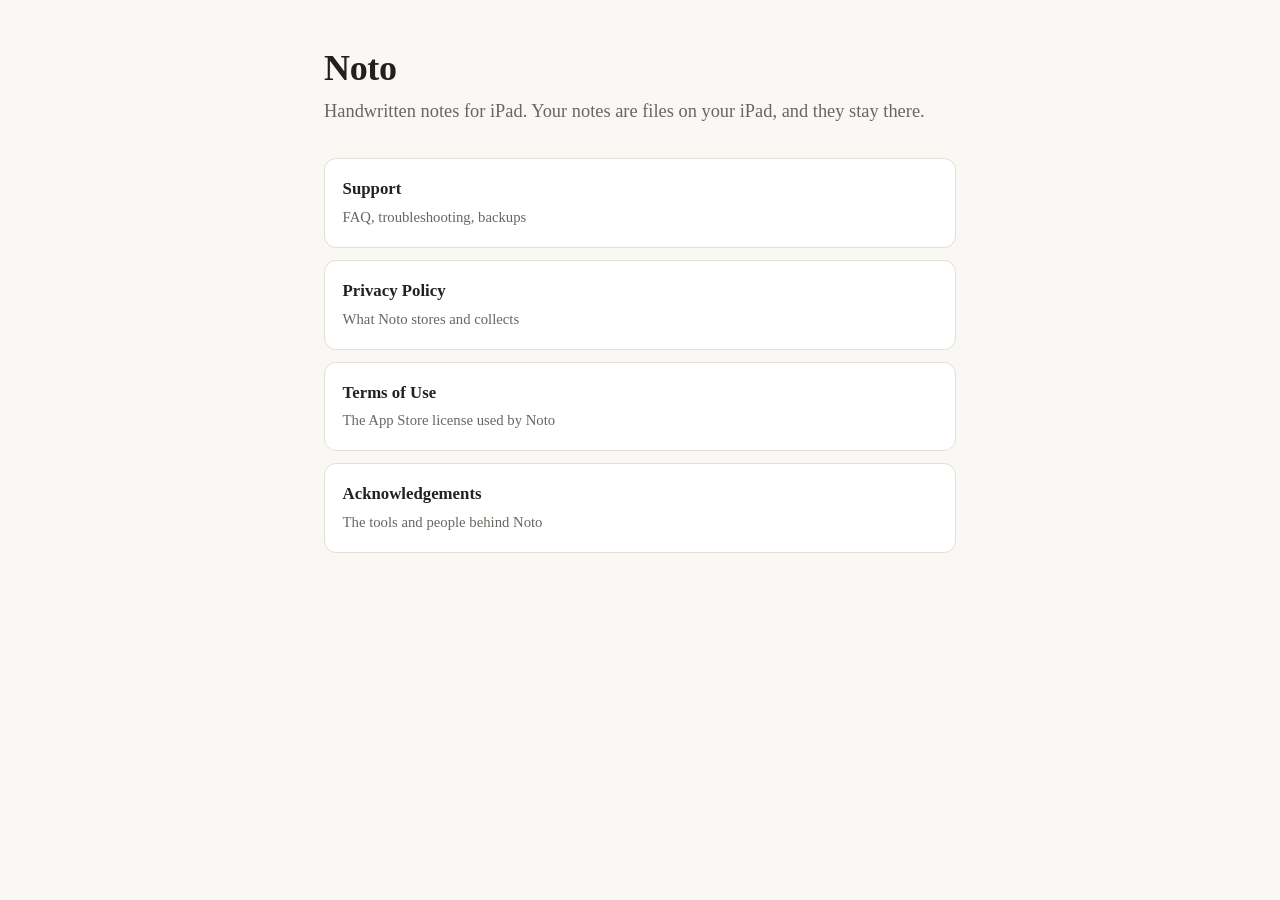
<file: index.html>
<!doctype html>
<meta charset="utf-8">
<meta name="viewport" content="width=device-width,initial-scale=1">
<title>Noto</title>
<link rel="stylesheet" href="style.css">
<main>
  <h1>Noto</h1>
  <p class="lede">Handwritten notes for iPad. Your notes are files on your iPad, and they stay there.</p>
  <nav class="cards">
    <a class="card" href="https://notonotes.com/support"><strong>Support</strong><span>FAQ, troubleshooting, backups</span></a>
    <a class="card" href="https://notonotes.com/privacy"><strong>Privacy Policy</strong><span>What Noto stores and collects</span></a>
    <a class="card" href="https://notonotes.com/terms"><strong>Terms of Use</strong><span>The App Store license used by Noto</span></a>
    <a class="card" href="https://notonotes.com/acknowledgements"><strong>Acknowledgements</strong><span>The tools and people behind Noto</span></a>
  </nav>
</main>
</file>
<file: style.css>
:root {
  --ink: #23201f;
  --muted: #6b6560;
  --paper: #faf8f4;
  --rule: #e4ded4;
  --accent: #2f5fd0;
}
* { box-sizing: border-box; }
body {
  margin: 0;
  background: var(--paper);
  color: var(--ink);
  font: 17px/1.65 ui-serif, Georgia, "Times New Roman", serif;
  -webkit-text-size-adjust: 100%;
}
main { max-width: 42rem; margin: 0 auto; padding: 3rem 1.25rem 5rem; }
h1 { font-size: 2.25rem; line-height: 1.15; margin: 0 0 .4rem; letter-spacing: -.01em; }
h2 { font-size: 1.15rem; margin: 2.4rem 0 .5rem; letter-spacing: -.005em; }
h3 { font-size: 1rem; margin: 1.6rem 0 .3rem; }
p, li { color: var(--ink); }
.lede { font-size: 1.15rem; color: var(--muted); margin: 0 0 2rem; }
.meta { color: var(--muted); font-size: .9rem; }
a { color: var(--accent); }
hr { border: 0; border-top: 1px solid var(--rule); margin: 2.5rem 0; }
ul { padding-left: 1.15rem; }
li { margin: .35rem 0; }
.cards { display: grid; gap: .75rem; margin-top: 1.5rem; }
.card {
  display: block; padding: 1rem 1.1rem; border: 1px solid var(--rule);
  border-radius: 12px; background: #fff; text-decoration: none; color: var(--ink);
}
.card strong { display: block; font-size: 1.05rem; }
.card span { color: var(--muted); font-size: .92rem; }
.back { display: inline-block; margin-bottom: 1.5rem; font-size: .95rem; }
.legal-links {
  display: flex; flex-wrap: wrap; gap: .5rem 1rem;
  margin-top: 2.5rem; padding-top: 1rem;
  border-top: 1px solid var(--rule); font-size: .9rem;
}
.legal-links a, .license-link {
  display: inline-flex; align-items: center; min-height: 44px;
}
@media (prefers-color-scheme: dark) {
  :root { --ink: #ece7e0; --muted: #a09991; --paper: #16140f; --rule: #35302a; --accent: #8fb0ff; }
  .card { background: #1e1b16; }
}
</file>
